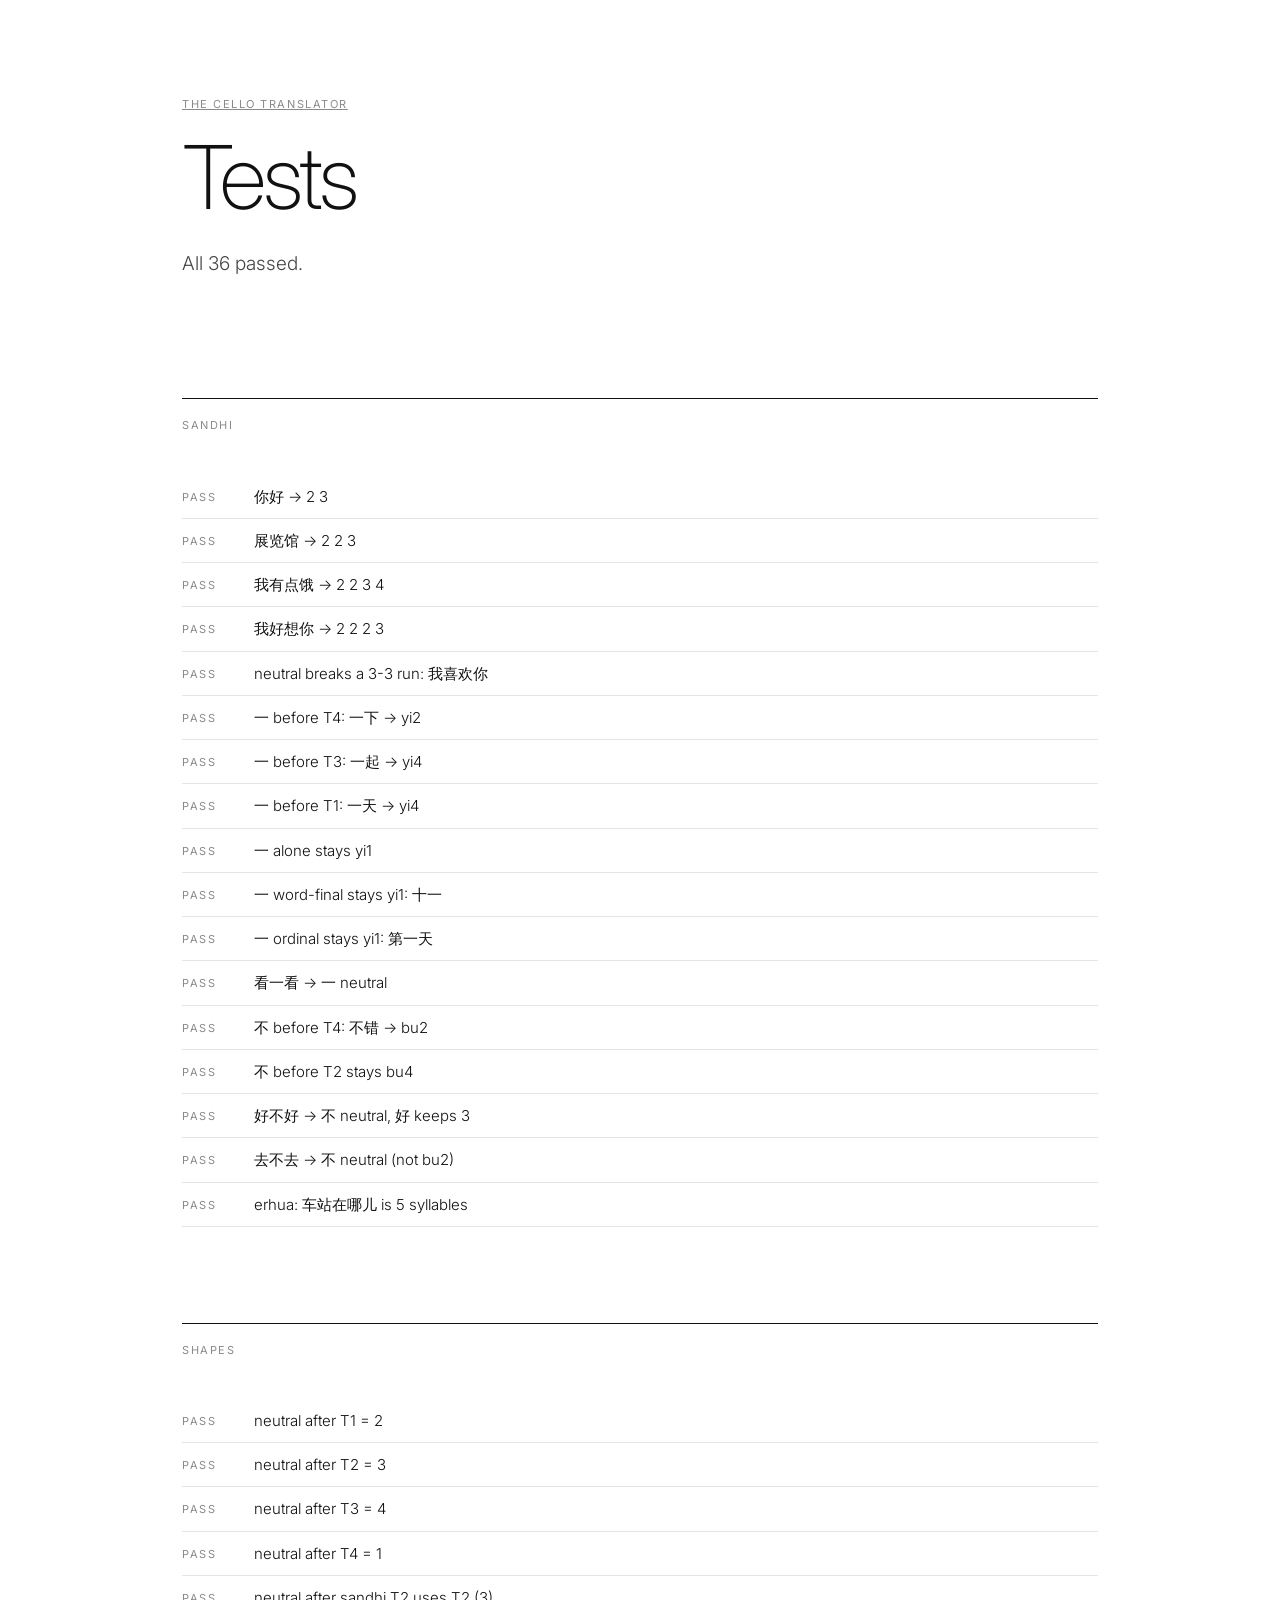
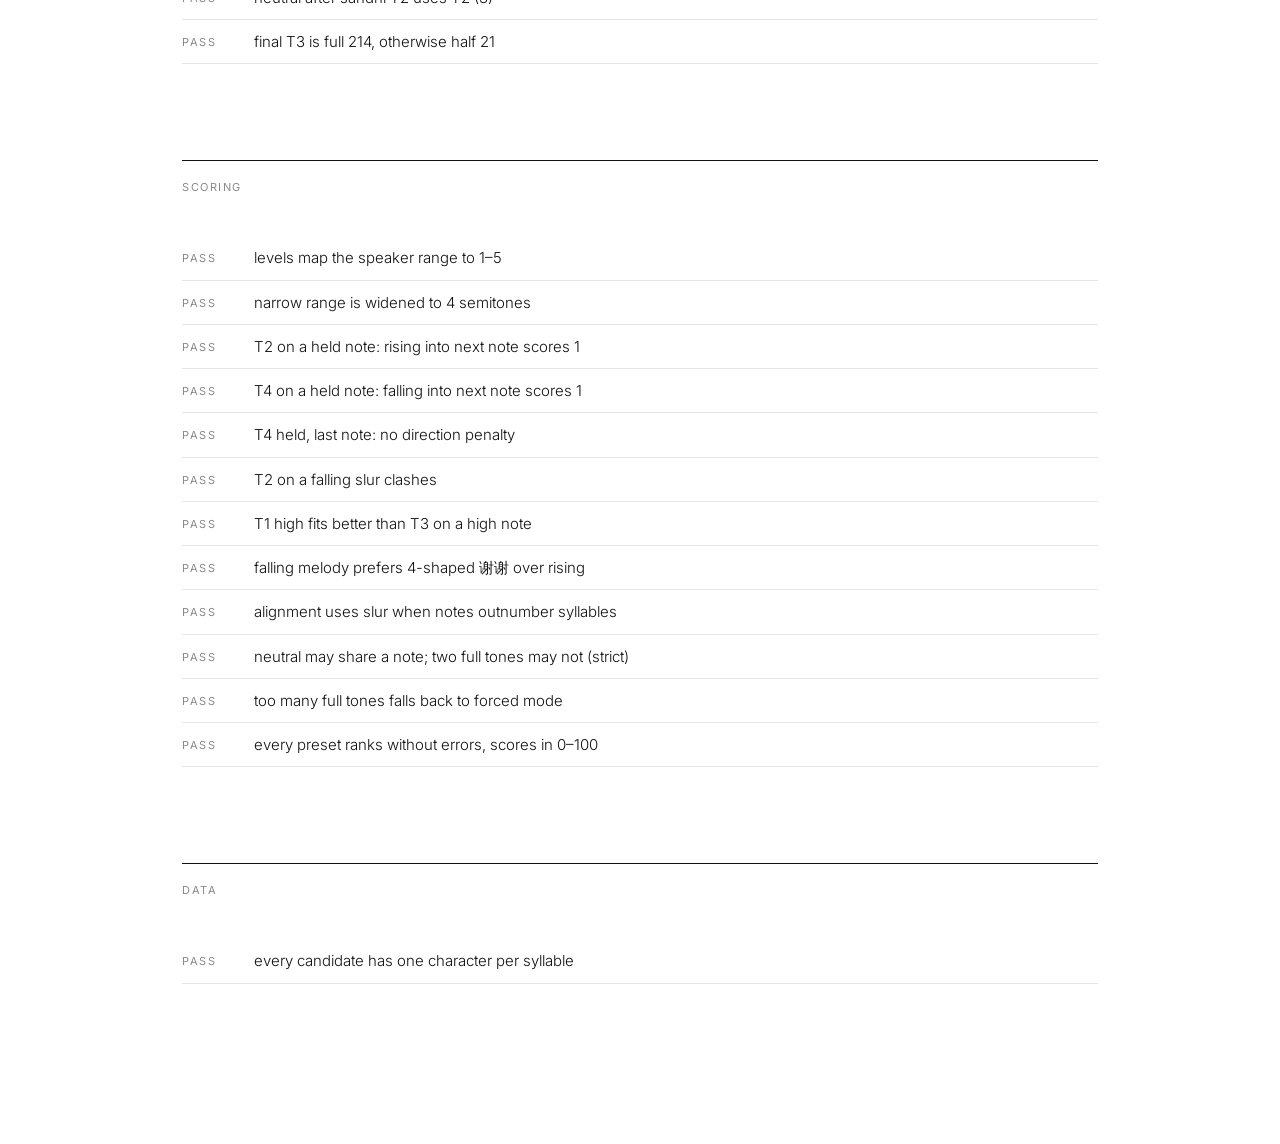
<file: test.html>
<!doctype html>
<html lang="en">
<head>
  <meta charset="utf-8">
  <meta name="viewport" content="width=device-width, initial-scale=1">
  <title>Cello Translator Tests</title>
  <link href="https://fonts.googleapis.com/css2?family=Inter:wght@200;300;400&display=swap" rel="stylesheet">
  <link rel="stylesheet" href="css/style.css">
  <style>
    .tests { list-style: none; margin: 0; padding: 0; }
    .tests li { display: grid; grid-template-columns: 56px 1fr; gap: 16px; padding: 10px 0; border-bottom: 1px solid var(--line); font-size: 15px; }
    .tests .label { padding-top: 4px; }
    .tests li.fail, .tests li.fail .label { color: var(--clash); }
    .tests small { display: block; font-size: 12px; }
  </style>
</head>
<body>
  <main>
    <header class="masthead">
      <p class="label"><a href="index.html">The Cello Translator</a></p>
      <h1>Tests</h1>
      <p class="lede" id="summary"></p>
    </header>
    <div id="groups"></div>
  </main>
  <script type="module">
    import { results } from "./js/tests.js";
    const groups = [...new Set(results.map((r) => r.group))];
    document.getElementById("groups").innerHTML = groups.map((g) => `
      <section><h2 class="label">${g}</h2><ul class="tests">${results.filter((r) => r.group === g).map((r) => `
        <li class="${r.ok ? "" : "fail"}"><span class="label">${r.ok ? "Pass" : "Fail"}</span><span>${r.name}${r.ok ? "" : `<small>${r.error}</small>`}</span></li>`).join("")}
      </ul></section>`).join("");
    const failed = results.filter((r) => !r.ok).length;
    document.getElementById("summary").textContent = failed ? `${failed} of ${results.length} failed.` : `All ${results.length} passed.`;
  </script>
</body>
</html>
</file>
<file: css/style.css>
:root {
  --ink: #111;
  --mid: #8a8a8a;
  --line: #e4e4e4;
  --bg: #fff;
  --clash: #a8423a;
  --sans: "Inter", -apple-system, BlinkMacSystemFont, "Helvetica Neue", "PingFang SC", "Noto Sans SC", "Microsoft YaHei", sans-serif;
}

* { box-sizing: border-box; }

html { -webkit-text-size-adjust: 100%; }

body {
  margin: 0;
  background: var(--bg);
  color: var(--ink);
  font: 300 16px/1.55 var(--sans);
  -webkit-font-smoothing: antialiased;
}

main {
  max-width: 980px;
  margin: 0 auto;
  padding: 96px 32px 64px;
}

button {
  font: inherit;
  color: inherit;
  background: none;
  border: 0;
  padding: 0;
  cursor: pointer;
}

a { color: inherit; }

.label {
  margin: 0;
  font-size: 11px;
  font-weight: 400;
  letter-spacing: 0.14em;
  text-transform: uppercase;
  color: var(--mid);
}
.label span { color: var(--ink); margin-right: 1.2em; }

/* Masthead */
.masthead { margin-bottom: 120px; }
h1 {
  margin: 20px 0 28px;
  font-size: clamp(44px, 8vw, 88px);
  font-weight: 200;
  line-height: 1;
  letter-spacing: -0.035em;
}
.lede {
  max-width: 34em;
  margin: 0;
  font-size: 19px;
  color: #444;
}

section {
  border-top: 1px solid var(--ink);
  padding-top: 18px;
  margin-bottom: 96px;
}
section > h2.label { margin-bottom: 40px; }

/* Sentences */
.sentences {
  list-style: none;
  margin: 0;
  padding: 0;
  columns: 2;
  column-gap: 48px;
}
.sentences li { break-inside: avoid; }
.sentences button {
  display: block;
  width: 100%;
  text-align: left;
  padding: 9px 0;
  font-size: 22px;
  font-weight: 300;
  color: #b4b4b4;
  border-bottom: 1px solid var(--line);
  transition: color 0.3s;
}
.sentences button:hover { color: var(--mid); }
.sentences button.on { color: var(--ink); }

.pool {
  list-style: none;
  display: flex;
  flex-wrap: wrap;
  gap: 10px 32px;
  margin: 36px 0 0;
  padding: 0;
}
.pool li { display: flex; align-items: baseline; gap: 10px; }
.pool .hz { font-size: 17px; }
.pool .py { font-size: 12px; color: var(--mid); }

/* Voice */
.controls {
  display: flex;
  align-items: center;
  flex-wrap: wrap;
  gap: 16px 36px;
}
.record {
  font-size: 28px;
  font-weight: 300;
  letter-spacing: -0.01em;
  padding: 6px 0;
  border-bottom: 1px solid var(--ink);
  user-select: none;
  -webkit-user-select: none;
  touch-action: none;
  transition: opacity 0.3s;
}
.record::before {
  content: "";
  display: inline-block;
  width: 9px;
  height: 9px;
  border-radius: 50%;
  border: 1px solid var(--ink);
  margin-right: 14px;
  vertical-align: 4px;
  transition: background 0.2s;
}
.record.live::before { background: var(--ink); animation: pulse 1.2s ease-in-out infinite; }
@keyframes pulse { 50% { opacity: 0.25; } }

.link {
  font-size: 11px;
  letter-spacing: 0.14em;
  text-transform: uppercase;
  font-weight: 400;
  padding-bottom: 3px;
  border-bottom: 1px solid var(--line);
  cursor: pointer;
  transition: border-color 0.3s;
}
.link:hover { border-color: var(--ink); }

.toggles {
  display: flex;
  flex-wrap: wrap;
  gap: 16px 48px;
  margin-top: 40px;
}
.toggle { display: flex; align-items: baseline; gap: 16px; }
.toggle .label { margin-right: 4px; }
.toggle button {
  font-size: 14px;
  color: #b4b4b4;
  transition: color 0.3s;
}
.toggle button.on { color: var(--ink); }

.status {
  min-height: 1.5em;
  margin: 28px 0 0;
  font-size: 13px;
  color: var(--mid);
}

/* Results */
.results { opacity: 0; transition: opacity 0.8s ease; }
.results.in { opacity: 1; }

.lane { margin-bottom: 36px; }
.lane > .label { margin-bottom: 14px; }
.lane canvas { display: block; }

.scroller { overflow-x: auto; overflow-y: hidden; }
.staff svg { display: block; }

.chinese {
  position: relative;
  height: 118px;
}
.syl {
  position: absolute;
  top: 0;
  transform: translateX(-50%);
  display: flex;
  flex-direction: column;
  align-items: center;
  gap: 3px;
  transition: opacity 0.3s;
}
.syl .hz { font-size: 34px; font-weight: 300; line-height: 1.1; }
.syl .py { font-size: 13px; }
.syl .tn { font-size: 10px; color: var(--mid); letter-spacing: 0.06em; }
.syl.clash .hz, .syl.clash .py { color: var(--clash); }
.chinese:has(.now) .syl:not(.now) { opacity: 0.3; }

svg.tone { overflow: visible; }
svg.tone line { stroke: var(--line); stroke-width: 1; }
svg.tone polyline { fill: none; stroke: var(--ink); stroke-width: 1.4; stroke-linecap: round; stroke-linejoin: round; }
svg.tone.clash polyline { stroke: var(--clash); }

.playbar {
  display: flex;
  align-items: baseline;
  flex-wrap: wrap;
  gap: 16px 36px;
  padding: 22px 0 0;
  margin-bottom: 96px;
  border-top: 1px solid var(--line);
}
.fit { margin-left: auto; display: flex; align-items: baseline; gap: 14px; }
#score-big { font-size: 56px; font-weight: 200; line-height: 1; letter-spacing: -0.03em; }

/* Ranking */
.ranking { list-style: none; margin: 0; padding: 0; }
.ranking li { border-bottom: 1px solid var(--line); }
.ranking li:first-child { border-top: 1px solid var(--line); }
.row {
  display: grid;
  grid-template-columns: 40px minmax(110px, auto) 1fr auto 72px;
  align-items: baseline;
  gap: 20px;
  width: 100%;
  padding: 16px 0;
  text-align: left;
  color: var(--mid);
  transition: color 0.3s;
}
.ranking li.on .row, .row:hover { color: var(--ink); }
.row .rank { font-size: 11px; letter-spacing: 0.1em; }
.row .hz { font-size: 24px; color: var(--ink); }
.row .py { font-size: 13px; }
.row .meta { font-size: 11px; letter-spacing: 0.08em; text-transform: uppercase; }
.row .meta em { font-style: normal; color: var(--clash); }
.row .score { font-size: 30px; font-weight: 200; text-align: right; color: var(--ink); }

.detail {
  display: grid;
  grid-template-rows: 0fr;
  opacity: 0;
  transition: grid-template-rows 0.4s ease, opacity 0.4s ease;
}
.detail > table { min-height: 0; overflow: hidden; }
.ranking li.open .detail { grid-template-rows: 1fr; opacity: 1; }

table {
  width: 100%;
  border-collapse: collapse;
  font-size: 13px;
  margin-bottom: 20px;
}
th {
  font-size: 10px;
  font-weight: 400;
  letter-spacing: 0.14em;
  text-transform: uppercase;
  color: var(--mid);
  text-align: left;
  padding: 6px 12px 8px 0;
  border-bottom: 1px solid var(--line);
}
td {
  padding: 9px 12px 9px 0;
  vertical-align: top;
  border-bottom: 1px solid var(--line);
}
td.hz { font-size: 20px; }
td small { display: block; font-size: 10px; color: var(--mid); letter-spacing: 0.04em; }
tr.clash td { color: var(--clash); }
tr:last-child td { border-bottom: 0; }

footer { border-top: 1px solid var(--line); padding-top: 18px; }
footer a { text-decoration: none; border-bottom: 1px solid var(--line); }

@media (max-width: 640px) {
  main { padding: 56px 16px 48px; }
  .masthead { margin-bottom: 72px; }
  .sentences { columns: 1; }
  .row { grid-template-columns: 28px auto 1fr 48px; gap: 12px; }
  .row .py { grid-column: 2 / 4; grid-row: 2; }
  .row .meta { display: none; }
  .row .score { grid-column: 4; grid-row: 1; }
  .detail { overflow-x: auto; }
  .fit { margin-left: 0; }
}

@media (prefers-reduced-motion: reduce) {
  * { transition: none !important; animation: none !important; }
}
</file>
